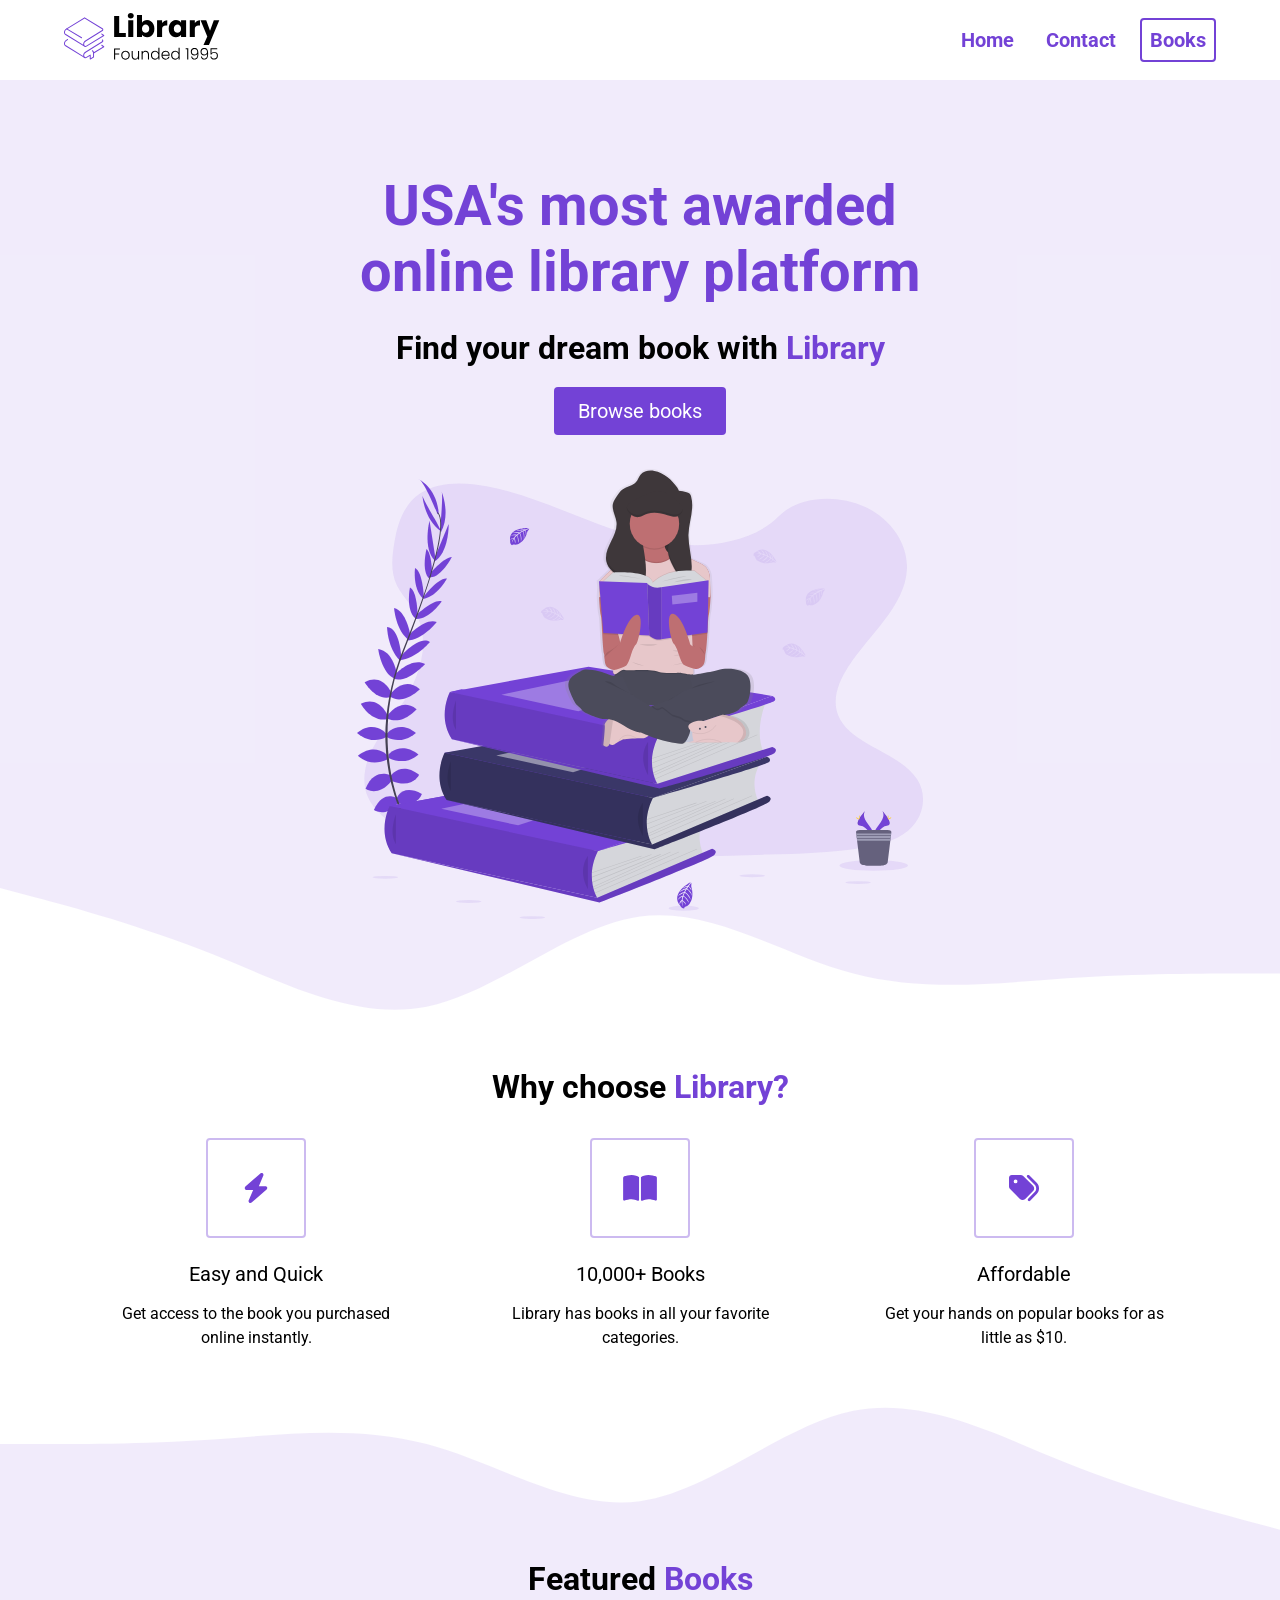
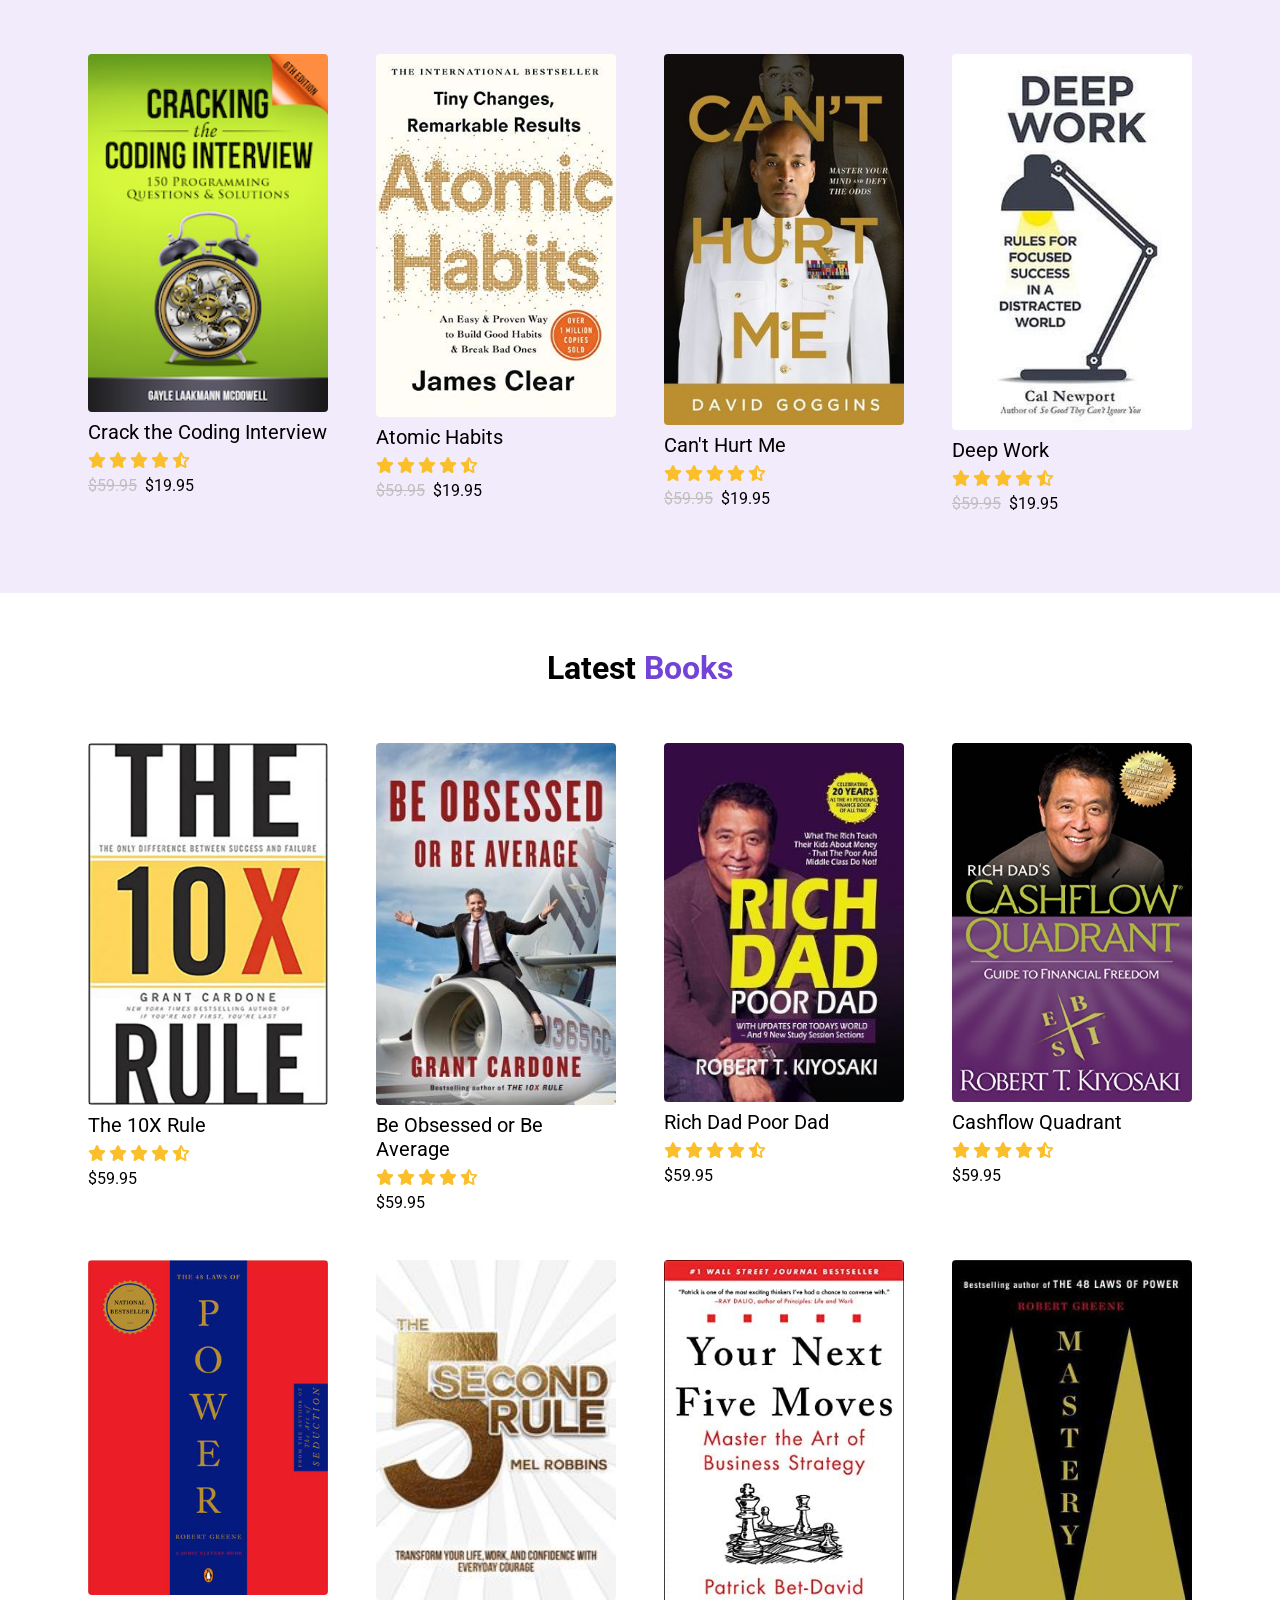
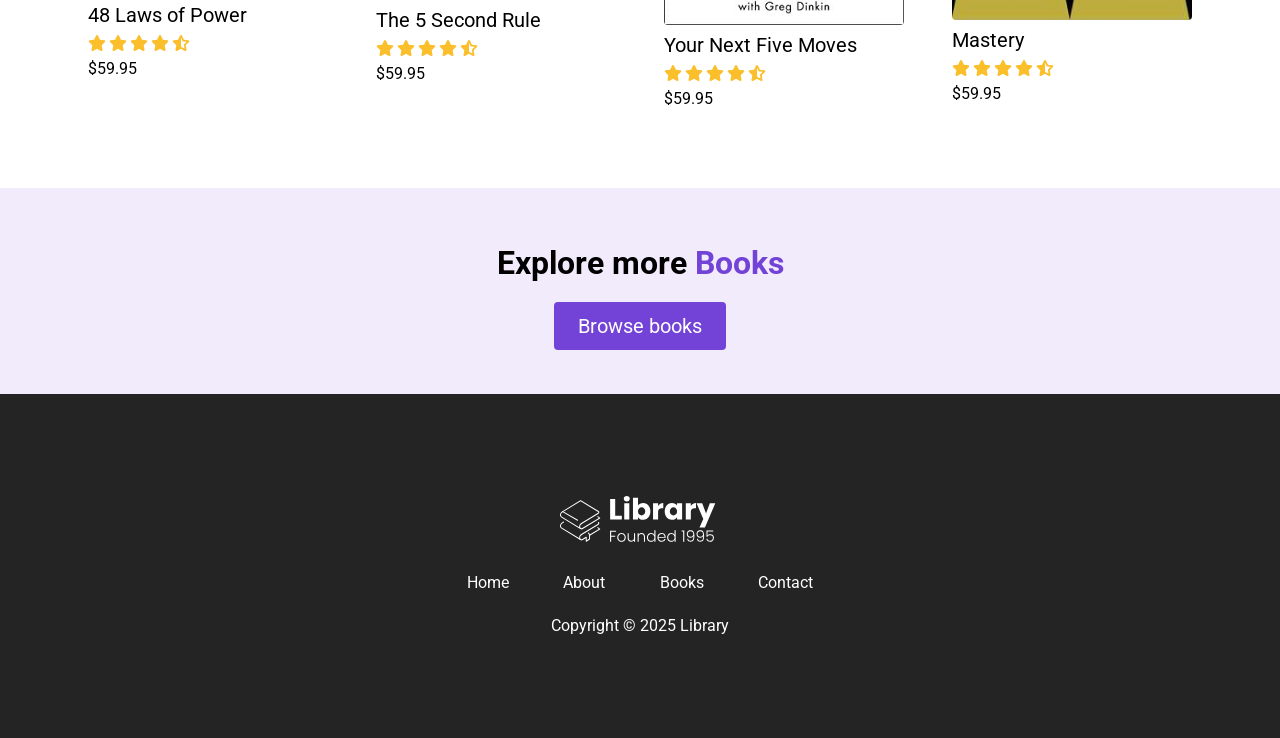
<file: index.html>
<!DOCTYPE html>
<html lang="en">
<head>
    <meta charset="UTF-8">
    <meta name="viewport" content="width=device-width, initial-scale=1.0">
    <title>Library | FES</title>
    <link rel="stylesheet" href="./style.css">
    <script src="./index.js"></script>
</head>
<body>
    <nav class="site-nav">
        <div class="container">
            <a href="./index.html"><img src="./assets/Library.svg" class="site-logo" alt="Library logo"></a>
            <ul class="nav__links">
                <li><a href="#">Home</a></li>
                <li><a href="#" class="no-cursor">Contact</a></li>
                <li><a href="#features" class="nav__link--primary">Books</a></li>
            </ul>
            <button class="site-nav__mobile--btn" onclick="openMenu()">
                <img src="./assets/icon-menu-bars.svg" alt="Open mobile nav menu">
            </button>
            <div class="site-nav__mobile--wrapper">
                <div class="container">
                    <button class="site-nav__mobile--btn site-nav__mobile--close" onclick="closeMenu()">
                        <img src="./assets/icon-close.svg" alt="Close mobile nav menu">
                    </button>
                    <ul class="site-nav__links--mobile
                    ">
                        <li><a href="#" onclick="closeMenu()">Home</a></li>
                        <li><a href="#features" onclick="closeMenu()">Books</a></li>
                        <li><a href="#" class="no-cursor" onclick="closeMenu()">Contact</a></li>
                    </ul>
                </div>
            </div>
        </div>
    </nav>
    <section id="hero">
        <header>
            <div class="container">
                <div class="header__content">
                    <h1>USA's most awarded online library platform</h1>
                    <h2>Find your dream book with <span class="text--purple">Library</span></h2>
                    <a href="./books.html" class="btn">Browse books</a>
                </div>
                <figure class="header__image--wrapper">
                    <img src="./assets/Undraw_Books.svg" alt="illustration of a girl reading a book sitting on a stack of large books">
                </figure>
            </div>
        </header>
    </section>
    <section id="highlights">
        <div class="container">
            <h2 class="section__title">Why choose <span class="text--purple">Library?</span></h2>
            <div class="highlights__grid">
                <div class="highlight">
                    <div class="highlight__image">
                        <img src="./assets/icon-bolt.svg" alt="lightning bolt">
                    </div>
                    <h3>Easy and Quick</h3>
                    <p>Get access to the book you purchased online instantly.</p>
                </div>
                <div class="highlight">
                    <div class="highlight__image">
                        <img src="./assets/icon-book-open.svg" alt="open book">
                    </div>
                    <h3>10,000+ Books</h3>
                    <p>Library has books in all your favorite categories.</p>
                </div>
                <div class="highlight">
                    <div class="highlight__image">
                        <img src="./assets/icon-tags.svg" alt="tags">
                    </div>
                    <h3>Affordable</h3>
                    <p>Get your hands on popular books for as little as $10.</p>
                </div>
            </div>
        </div>
    </section>
    <section id="features">
        <div class="container">
            <h2 class="section__title">Featured <span class="text--purple">Books</span></h2>
            <div class="books__grid">
                <div class="book">
                    <figure class="book__image--wrapper">
                        <img src="./assets/crack the coding interview.png" alt="">
                    </figure>
                    <h3>Crack the Coding Interview</h3>
                    <div class="book__rating">
                        <img src="./assets/icon-star.svg" alt="">
                        <img src="./assets/icon-star.svg" alt="">
                        <img src="./assets/icon-star.svg" alt="">
                        <img src="./assets/icon-star.svg" alt="">
                        <img src="./assets/icon-star-half.svg" alt="">
                    </div>
                    <div class="book__price">
                        <span class="book__price--normal">$59.95</span>
                        <span class="book__price--discount">$19.95</span>
                    </div>
                </div>
                <div class="book">
                    <figure class="book__image--wrapper">
                        <img src="./assets/atomic habits.jpg" alt="">
                    </figure>
                    <h3>Atomic Habits</h3>
                    <div class="book__rating">
                        <img src="./assets/icon-star.svg" alt="">
                        <img src="./assets/icon-star.svg" alt="">
                        <img src="./assets/icon-star.svg" alt="">
                        <img src="./assets/icon-star.svg" alt="">
                        <img src="./assets/icon-star-half.svg" alt="">
                    </div>
                    <div class="book__price">
                        <span class="book__price--normal">$59.95</span>
                        <span class="book__price--discount">$19.95</span>
                    </div>
                </div>
                <div class="book">
                    <figure class="book__image--wrapper">
                        <img src="./assets/david goggins.jpeg" alt="">
                    </figure>
                    <h3>Can't Hurt Me</h3>
                    <div class="book__rating">
                        <img src="./assets/icon-star.svg" alt="">
                        <img src="./assets/icon-star.svg" alt="">
                        <img src="./assets/icon-star.svg" alt="">
                        <img src="./assets/icon-star.svg" alt="">
                        <img src="./assets/icon-star-half.svg" alt="">
                    </div>
                    <div class="book__price">
                        <span class="book__price--normal">$59.95</span>
                        <span class="book__price--discount">$19.95</span>
                    </div>
                </div>
                <div class="book">
                    <figure class="book__image--wrapper">
                        <img src="./assets/deep work.jpeg" alt="">
                    </figure>
                    <h3>Deep Work</h3>
                    <div class="book__rating">
                        <img src="./assets/icon-star.svg" alt="">
                        <img src="./assets/icon-star.svg" alt="">
                        <img src="./assets/icon-star.svg" alt="">
                        <img src="./assets/icon-star.svg" alt="">
                        <img src="./assets/icon-star-half.svg" alt="">
                    </div>
                    <div class="book__price">
                        <span class="book__price--normal">$59.95</span>
                        <span class="book__price--discount">$19.95</span>
                    </div>
                </div>
            </div>
        </div>
    </section>
    <section id="latest">
        <div class="container">
            <h2 class="section__title">Latest <span class="text--purple">Books</span></h2>
            <div class="books__grid">
                <div class="book">
                    <figure class="book__image--wrapper">
                        <img src="./assets/book-1.jpeg" alt="">
                    </figure>
                    <h3>The 10X Rule</h3>
                    <div class="book__rating">
                        <img src="./assets/icon-star.svg" alt="">
                        <img src="./assets/icon-star.svg" alt="">
                        <img src="./assets/icon-star.svg" alt="">
                        <img src="./assets/icon-star.svg" alt="">
                        <img src="./assets/icon-star-half.svg" alt="">
                    </div>
                    <div class="book__price">$59.95</div>
                </div>
                <div class="book">
                    <figure class="book__image--wrapper">
                        <img src="./assets/book-2.jpeg" alt="">
                    </figure>
                    <h3>Be Obsessed or Be Average</h3>
                    <div class="book__rating">
                        <img src="./assets/icon-star.svg" alt="">
                        <img src="./assets/icon-star.svg" alt="">
                        <img src="./assets/icon-star.svg" alt="">
                        <img src="./assets/icon-star.svg" alt="">
                        <img src="./assets/icon-star-half.svg" alt="">
                    </div>
                    <div class="book__price">$59.95</div>
                </div>
                <div class="book">
                    <figure class="book__image--wrapper">
                        <img src="./assets/book-3.jpeg" alt="">
                    </figure>
                    <h3>Rich Dad Poor Dad</h3>
                    <div class="book__rating">
                        <img src="./assets/icon-star.svg" alt="">
                        <img src="./assets/icon-star.svg" alt="">
                        <img src="./assets/icon-star.svg" alt="">
                        <img src="./assets/icon-star.svg" alt="">
                        <img src="./assets/icon-star-half.svg" alt="">
                    </div>
                    <div class="book__price">$59.95</div>
                </div>
                <div class="book">
                    <figure class="book__image--wrapper">
                        <img src="./assets/book-4.jpeg" alt="">
                    </figure>
                    <h3>Cashflow Quadrant</h3>
                    <div class="book__rating">
                        <img src="./assets/icon-star.svg" alt="">
                        <img src="./assets/icon-star.svg" alt="">
                        <img src="./assets/icon-star.svg" alt="">
                        <img src="./assets/icon-star.svg" alt="">
                        <img src="./assets/icon-star-half.svg" alt="">
                    </div>
                    <div class="book__price">$59.95</div>
                </div>
                <div class="book">
                    <figure class="book__image--wrapper">
                        <img src="./assets/book-5.jpeg" alt="">
                    </figure>
                    <h3>48 Laws of Power</h3>
                    <div class="book__rating">
                        <img src="./assets/icon-star.svg" alt="">
                        <img src="./assets/icon-star.svg" alt="">
                        <img src="./assets/icon-star.svg" alt="">
                        <img src="./assets/icon-star.svg" alt="">
                        <img src="./assets/icon-star-half.svg" alt="">
                    </div>
                    <div class="book__price">$59.95</div>
                </div>
                <div class="book">
                    <figure class="book__image--wrapper">
                        <img src="./assets/book-6.jpeg" alt="">
                    </figure>
                    <h3>The 5 Second Rule</h3>
                    <div class="book__rating">
                        <img src="./assets/icon-star.svg" alt="">
                        <img src="./assets/icon-star.svg" alt="">
                        <img src="./assets/icon-star.svg" alt="">
                        <img src="./assets/icon-star.svg" alt="">
                        <img src="./assets/icon-star-half.svg" alt="">
                    </div>
                    <div class="book__price">$59.95</div>
                </div>
                <div class="book">
                    <figure class="book__image--wrapper">
                        <img src="./assets/book-7.jpg" alt="">
                    </figure>
                    <h3>Your Next Five Moves</h3>
                    <div class="book__rating">
                        <img src="./assets/icon-star.svg" alt="">
                        <img src="./assets/icon-star.svg" alt="">
                        <img src="./assets/icon-star.svg" alt="">
                        <img src="./assets/icon-star.svg" alt="">
                        <img src="./assets/icon-star-half.svg" alt="">
                    </div>
                    <div class="book__price">$59.95</div>
                </div>
                <div class="book">
                    <figure class="book__image--wrapper">
                        <img src="./assets/book-8.jpeg" alt="">
                    </figure>
                    <h3>Mastery</h3>
                    <div class="book__rating">
                        <img src="./assets/icon-star.svg" alt="">
                        <img src="./assets/icon-star.svg" alt="">
                        <img src="./assets/icon-star.svg" alt="">
                        <img src="./assets/icon-star.svg" alt="">
                        <img src="./assets/icon-star-half.svg" alt="">
                    </div>
                    <div class="book__price">$59.95</div>
                </div>
            </div>
        </div>
    </section>
    <section id="explore">
        <div class="container">
            <h2 class="section__title">Explore more <span class="text--purple">Books</span></h2>
            <a href="./books.html" class="btn">Browse books</a>
        </div>
    </section>
    <footer>
        <div class="container">
            <div class="logo">
                <a href="#">
                    <img src="./assets/Library-white.svg" class="site-logo" alt="Library logo">
                    <span class="footer__logo--popper">To Top</span>
                </a>
            </div>
            <div class="footer__links--list">
                <a href="#">Home</a>
                <a href="#" class="no-cursor">About</a>
                <a href="#features">Books</a>
                <a href="#" class="no-cursor">Contact</a>
            </div>
            <div class="footer__copyright">Copyright &copy; 2025 Library</div>
        </div>
    </footer>
</body>
</html>
</file>
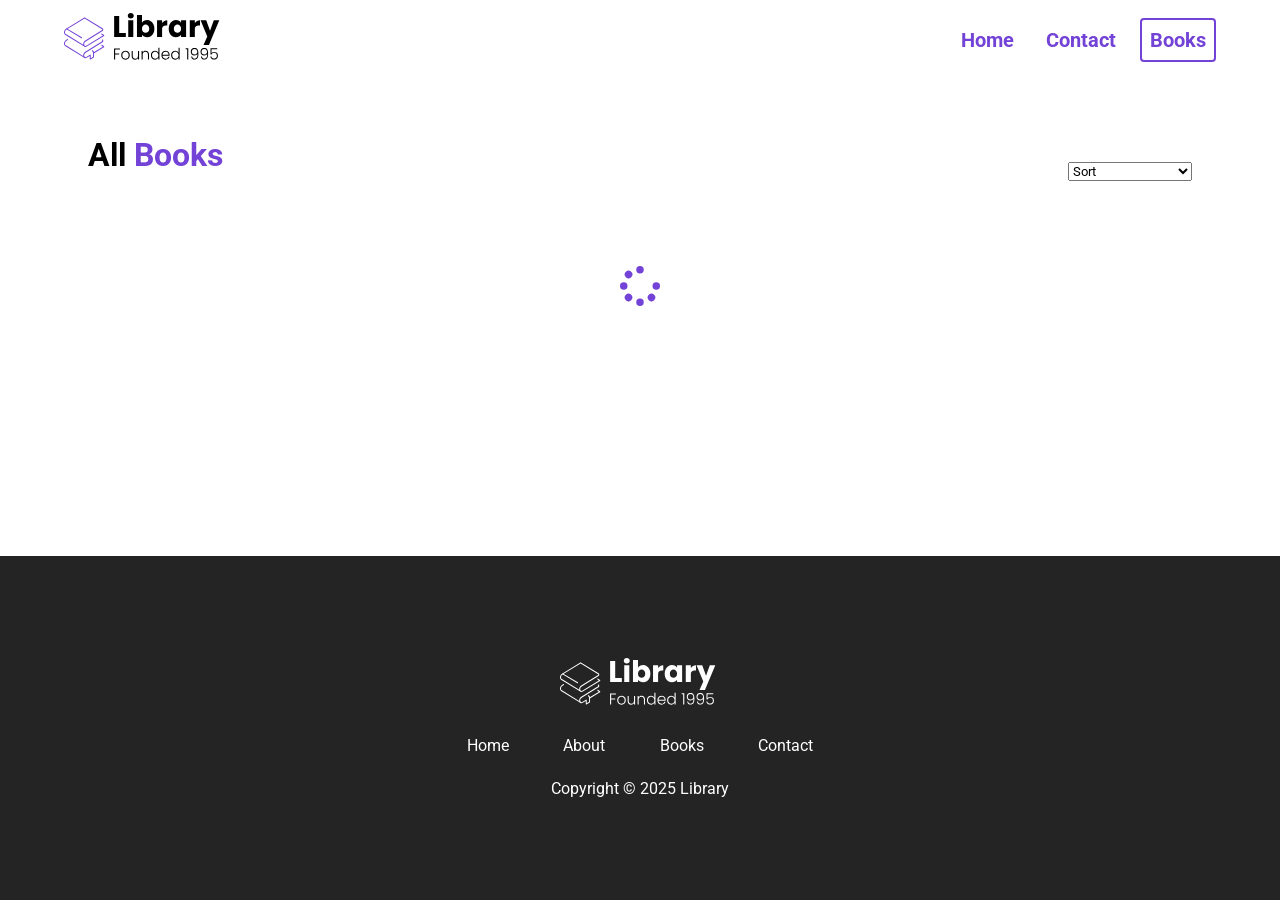
<file: books.html>
<!DOCTYPE html>
<html lang="en">
<head>
    <meta charset="UTF-8">
    <meta name="viewport" content="width=device-width, initial-scale=1.0">
    <title>Library | FES</title>
    <link rel="stylesheet" href="./style.css">
    <script src="./index.js"></script>
    <script src="./books.js"></script>
</head>
<body id="books__body">
    <nav class="site-nav">
        <div class="container">
            <a href="./index.html"><img src="./assets/Library.svg" class="site-logo" alt="Library logo"></a>
            <ul class="nav__links">
                <li><a href="#">Home</a></li>
                <li><a href="#" class="no-cursor">Contact</a></li>
                <li><a href="#features" class="nav__link--primary">Books</a></li>
            </ul>
            <button class="site-nav__mobile--btn" onclick="openMenu()">
                <img src="./assets/icon-menu-bars.svg" alt="Open mobile nav menu">
            </button>
            <div class="site-nav__mobile--wrapper">
                <div class="container">
                    <button class="site-nav__mobile--btn site-nav__mobile--close" onclick="closeMenu()">
                        <img src="./assets/icon-close.svg" alt="Close mobile nav menu">
                    </button>
                    <ul class="site-nav__links--mobile
                    ">
                        <li><a href="#" onclick="closeMenu()">Home</a></li>
                        <li><a href="#features" onclick="closeMenu()">Books</a></li>
                        <li><a href="#" class="no-cursor" onclick="closeMenu()">Contact</a></li>
                    </ul>
                </div>
            </div>
        </div>
    </nav>
    <main>
        <section id="all">
            <div class="container">
                <div class="books__heading">
                    <h2 class="section__title">All <span class="text--purple">Books</span></h2>
                    <select onchange="filterBooks(event)">
                        <option value="" disabled selected>Sort</option>
                        <option value="LOW_TO_HIGH">Price, Low to High</option>
                        <option value="HIGH_TO_LOW">Price, High to Low</option>
                        <option value="RATING">Rating</option>
                    </select>
                </div>
                <div class="books__loading loading">
                    <img src="./assets/icon-loading.svg" alt="">
                </div>
                <div class="books__grid"></div>
            </div>
        </section>
    </main>
    <footer>
        <div class="container">
            <div class="logo">
                <a href="#">
                    <img src="./assets/Library-white.svg" class="site-logo" alt="Library logo">
                    <span class="footer__logo--popper">To Top</span>
                </a>
            </div>
            <div class="footer__links--list">
                <a href="#">Home</a>
                <a href="#" class="no-cursor">About</a>
                <a href="#features">Books</a>
                <a href="#" class="no-cursor">Contact</a>
            </div>
            <div class="footer__copyright">Copyright &copy; 2025 Library</div>
        </div>
    </footer>
</body>

</html>
</file>
<file: style.css>
@import url('https://fonts.googleapis.com/css2?family=Roboto:ital,wght@0,100..900;1,100..900&display=swap');

/**
* GENERAL STYLES
**/
* {
    padding: 0;
    margin: 0;
    box-sizing: border-box;
    font-family: "Roboto", sans-serif;
    scroll-behavior: smooth;
}
html {
    scroll-behavior: smooth;
}
body {
    overflow-x: hidden;
    min-height: 100vh;
    display: flex;
    flex-direction: column;
}
main {
    flex-grow: 1;
}
.menu--open {
    max-height: 100vh;
    overflow-y: hidden;
}
section {
    padding: 56px 0;
}
.container {
    width: 100%;
    max-width: 1200px;
    margin: 0 auto;
    padding: 0 24px;
}
h1 {
    font-size: 56px;
    margin-bottom: 24px;
    color: #7342d6;
}
h2 {
    font-size: 32px;
    margin-bottom: 32px;
}
h3 {
    font-size: 20px;
    font-weight: 400;
    margin-bottom: 8px;
}
p {
    line-height: 1.5;
}
a {
    text-decoration: none;
    transition: all 0.3s ease;
}
a:not(.btn):hover {
    text-decoration: underline;
}
.text--purple {
    color: #7342d6;
}
.btn {
    background-color: #7342d6;
    color: #fff;
    padding: 12px 24px;
    font-size: 20px;
    border-radius: 4px;
    border: none;
    cursor: pointer;
    text-decoration: none;
}
.btn:active {
    transform: translateY(1px);
}
img {
    width: 100%;
}
.section__title {
    text-align: center;
}
.no-cursor {
    cursor: not-allowed;
}


/**
* NAVIGATION BAR
**/
.site-nav {
    height: 80px;
    display: flex;
}
.site-nav .container {
    display: flex;
    justify-content: space-between;
    align-items: center;
}
.site-nav .container > a {
    display: inline-block;
    line-height: 0;
}
.site-logo {
    width: 160px;
}
.site-nav .nav__links {
    display: flex;
}
.site-nav .nav__links li {
    list-style: none;
    margin-left: 16px;
}
.site-nav .nav__links a {
    font-size: 20px;
    font-weight: 700;
    color: #7342d6;
    padding: 8px;
}
.site-nav .nav__links a:hover {
    text-decoration: underline;
}
.site-nav .nav__links .nav__link--primary {
    border: 2px solid #7342d6;
    border-radius: 4px;
}
.site-nav .nav__links .nav__link--primary:hover {
    text-decoration: none;
}


/**
* MOBILE NAVIGATION
**/
.site-nav__mobile--btn {
    display: none;
    background-color: transparent;
    border: none;
    align-items: center;
    justify-content: center;
    cursor: pointer;
}
.site-nav__mobile--btn img {
    height: 40px;
}
.site-nav__mobile--close {
    position: absolute;
    top: 10px;
    right: 20px;
    padding: 8px;
}
.site-nav__mobile--wrapper {
    position: absolute;
    top: 0;
    left: 0;
    z-index: 3;
    width: 100vw;
    height: 100vh;
    background-color: #242424;
    display: flex;
    align-items: center;
    justify-content: center;
    opacity: 0;
    visibility: hidden;
    transform: translateX(100%);
    transition: all 0.5s ease;
}
.menu--open .site-nav__mobile--wrapper {
    opacity: 1;
    visibility: visible;
    transform: translateX(0);
}
.site-nav__mobile--wrapper .container {
    position: relative;
    height: 100vh;
    display: flex;
    align-items: center;
    justify-content: center;
}
.site-nav__links--mobile {
    display: flex;
    flex-direction: column;
    align-items: center;
}
.site-nav__links--mobile li {
    list-style: none;
    font-size: 40px;
}
.site-nav__links--mobile li a {
    display: inline-block;
    color: #fff;
    padding: 32px 0;
}


/**
* HERO
**/
#hero {
    background-color: rgba(115, 66, 214, 0.1);
}
header {
    height: calc(100vh - 80px);
    text-align: center;
}
header .container {
    max-width: 720px;
    height: 100%;
    display: flex;
    flex-direction: column;
    justify-content: space-around;
    padding-top: 24px;
}
header .header__image--wrapper {
    z-index: 2;
    padding: 20px 24px;
}
header .header__image--wrapper img {
    height: 100%;
    max-height: 50vh;
}


/**
* HIGHLIGHTS
**/
#highlights {
    position: relative;
}
#highlights:before, #highlights:after {
    content: '';
    position: absolute;
    top: 1px;
    left: 0;
    z-index: 1;
    width: 100vw;
    height: 12vw;
    transform: translateY(-100%);
    background: url(assets/wave.svg);
    background-size: cover;
    background-repeat: no-repeat;
}
#highlights:after {
    top: auto;
    bottom: 1px;
    transform: translateY(100%) rotate(180deg);
}
#highlights .highlights__grid {
    display: flex;
}
#highlights .highlight {
    width: calc(100% / 3);
    padding: 0 24px;
    text-align: center;
}
#highlights .highlight__image {
    display: flex;
    align-items: center;
    justify-content: center;
    width: 100px;
    height: 100px;
    border: 2px solid #7342d65d;
    border-radius: 4px;
    margin: 0 auto 24px;
}
#highlights .highlight__image img {
    height: 30px;
}
#highlights .highlight h3 {
    font-size: 20px;
    margin-bottom: 16px;
}
#highlights .highlight p {
    max-width: 280px;
    margin-left: auto;
    margin-right: auto;
}


/**
* FEATURES
**/
#features {
    background-color: rgba(115, 66, 214, 0.1);
    padding-top: 12vw;
}
#features .books__grid, #latest .books__grid, #all .books__grid {
    display: flex;
    flex-wrap: wrap;
}
#features .book, #latest .book, #all .book {
    width: 25%;
    padding: 24px;
}
#features .book__image--wrapper, #latest .book__image--wrapper, #all .book__image--wrapper {
    display: flex;
    margin-bottom: 8px;
    border-radius: 4px;
    overflow: hidden;
}
#features .book__image--wrapper img, #latest .book__image--wrapper img, #all .book__image--wrapper img {
    max-height: 380px;
    transition: all 0.3s ease;
    cursor: not-allowed;
    object-fit: contain;
    object-position: left;
}
#features .book:hover .book__image--wrapper img, #latest .book:hover .book__image--wrapper img, #all .book:hover .book__image--wrapper img {
    transform: scale(1.03);
}
#features .book h3:hover, #latest .book h3:hover, #all .book h3:hover {
    text-decoration: underline;
    cursor: not-allowed;
}
#features .book .book__rating, #latest .book .book__rating, #all .book .book__rating {
    display: flex;
    justify-content: flex-start;
    margin-bottom: 8px;
}
#features .book .book__rating img, #latest .book .book__rating img, #all .book .book__rating img {
    width: auto;
    height: 16px;
    margin-right: 3px;
}
#features .book .book__price--normal, #all .book .book__price--normal {
    text-decoration: line-through;
    color: #bfbfbf;
}
#features .book .book__price--discount, #all .book .book__price--discount {
    margin-left: 4px;
}


/**
* EXPLORE
**/
#explore {
    background-color: rgba(115, 66, 214, 0.1);
    text-align: center;
}


/**
* ALL BOOKS
**/
#all .books__heading {
    display: flex;
    justify-content: space-between;
    align-items: center;
    padding: 0 24px;
}
#all .books__loading {
    display: none;
    justify-content: center;
    align-items: center;
    padding-top: 60px;
}
#all .books__loading.loading {
    display: flex;
}
#all .books__loading img {
    height: 40px;
    width: auto;
    animation: spin 0.6s infinite linear;
}
@keyframes spin {
    0% {
        transform: rotate(0deg);
    }
    100% {
        transform: rotate(360deg);
    }
}


/**
* FOOTER
**/
footer {
    padding: 8% 0;
    background-color: #242424;
    text-align: center;
}
footer .logo a span, .footer__links--list a, .footer__copyright {
    color: rgba(255, 255, 255, 1);
}
footer a {
    text-decoration: none;
}
footer .logo {
    margin-bottom: 20px;
}
footer .logo a {
    position: relative;
    display: inline-block;
}
footer .logo .footer__logo--popper {
    position: absolute;
    top: 50%;
    right: 0;
    transform: translateY(-50%);
    font-size: 13px;
    font-weight: 700;
    opacity: 0;
    transition: all 0.3s ease;
}
footer .logo a:hover .footer__logo--popper {
    transform: translate(60px, -50%);
    opacity: 1;
}
.footer__links--list {
    display: flex;
    justify-content: space-around;
    align-items: center;
    width: 100%;
    max-width: 400px;
    margin: 0 auto 24px;
}


/**
* RESPONSIVE
**/
@media(max-width: 767px) {
    h1 {
        font-size: 40px;
    }
    h2 {
        font-size: 26px;
    }
    .btn {
        font-size: 18px;
    }
    #features .book, #latest .book {
        width: 50%;
    }
}
@media(max-width: 549px) {
    .site-nav .nav__links {
        display: none;
    }
    .site-nav__mobile--btn {
        display: flex;
    }
    #highlights .highlights__grid {
        flex-wrap: wrap;
    }
    #highlights .highlight {
        width: 100%;
    }
    #highlights .highlight:not(:last-child) {
        margin-bottom: 32px;
    }
}
</file>
